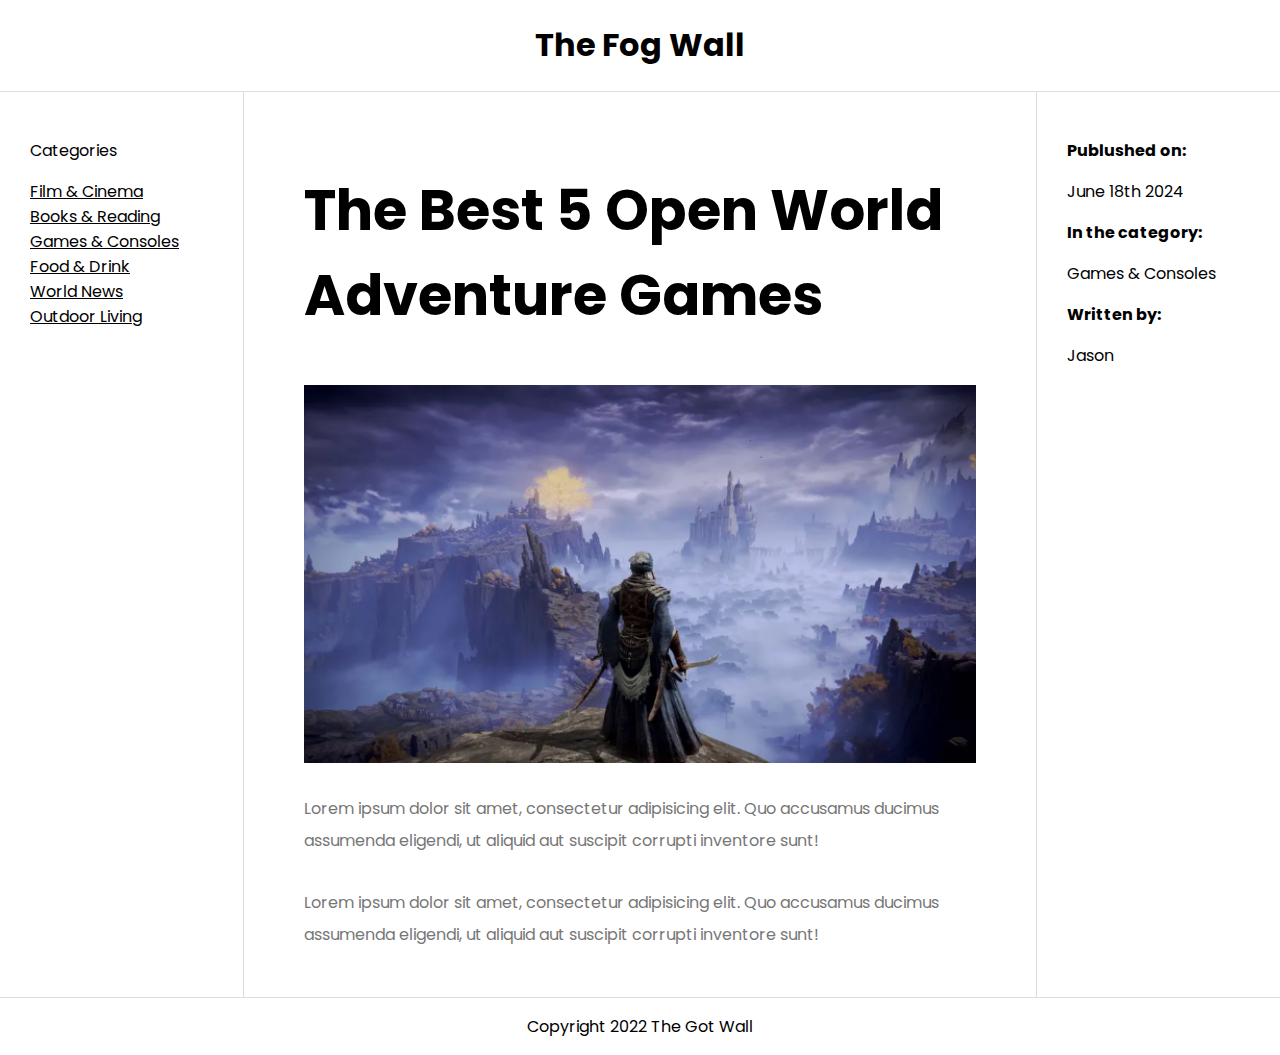
<file: 1 - holy-grail/index.html>
<html lang="en">
  <head>
    <meta charset="UTF-8" />
    <meta http-equiv="X-UA-Compatible" content="IE=edge" />
    <meta name="viewport" content="width=device-width, initial-scale=1.0" />
    <title>Holy Grail Layout</title>
    <link rel="stylesheet" href="styles.css" />
  </head>
  <body>
    <div class="grid-container">
      <header>
        <h1>The Fog Wall</h1>
      </header>
      <nav>
        <p>Categories</p>
        <li>Film & Cinema</li>
        <li>Books & Reading</li>
        <li>Games & Consoles</li>
        <li>Food & Drink</li>
        <li>World News</li>
        <li>Outdoor Living</li>
      </nav>
      <article>
        <h2>The Best 5 Open World Adventure Games</h2>
        <img src="img/banner.png" alt="article banber" />
        <p>
          Lorem ipsum dolor sit amet, consectetur adipisicing elit. Quo
          accusamus ducimus assumenda eligendi, ut aliquid aut suscipit corrupti
          inventore sunt!
        </p>
        <p>
          Lorem ipsum dolor sit amet, consectetur adipisicing elit. Quo
          accusamus ducimus assumenda eligendi, ut aliquid aut suscipit corrupti
          inventore sunt!
        </p>
      </article>
      <aside>
        <ul>
          <li>
            <p><strong>Publushed on:</strong></p>
            <p>June 18th 2024</p>
          </li>
          <li>
            <p><strong>In the category:</strong></p>
            <p>Games & Consoles</p>
          </li>
          <li>
            <p><strong>Written by:</strong></p>
            <p>Jason</p>
          </li>
        </ul>
      </aside>
      <footer>
        <p>Copyright 2022 The Got Wall</p>
      </footer>
    </div>
  </body>
</html>
</file>
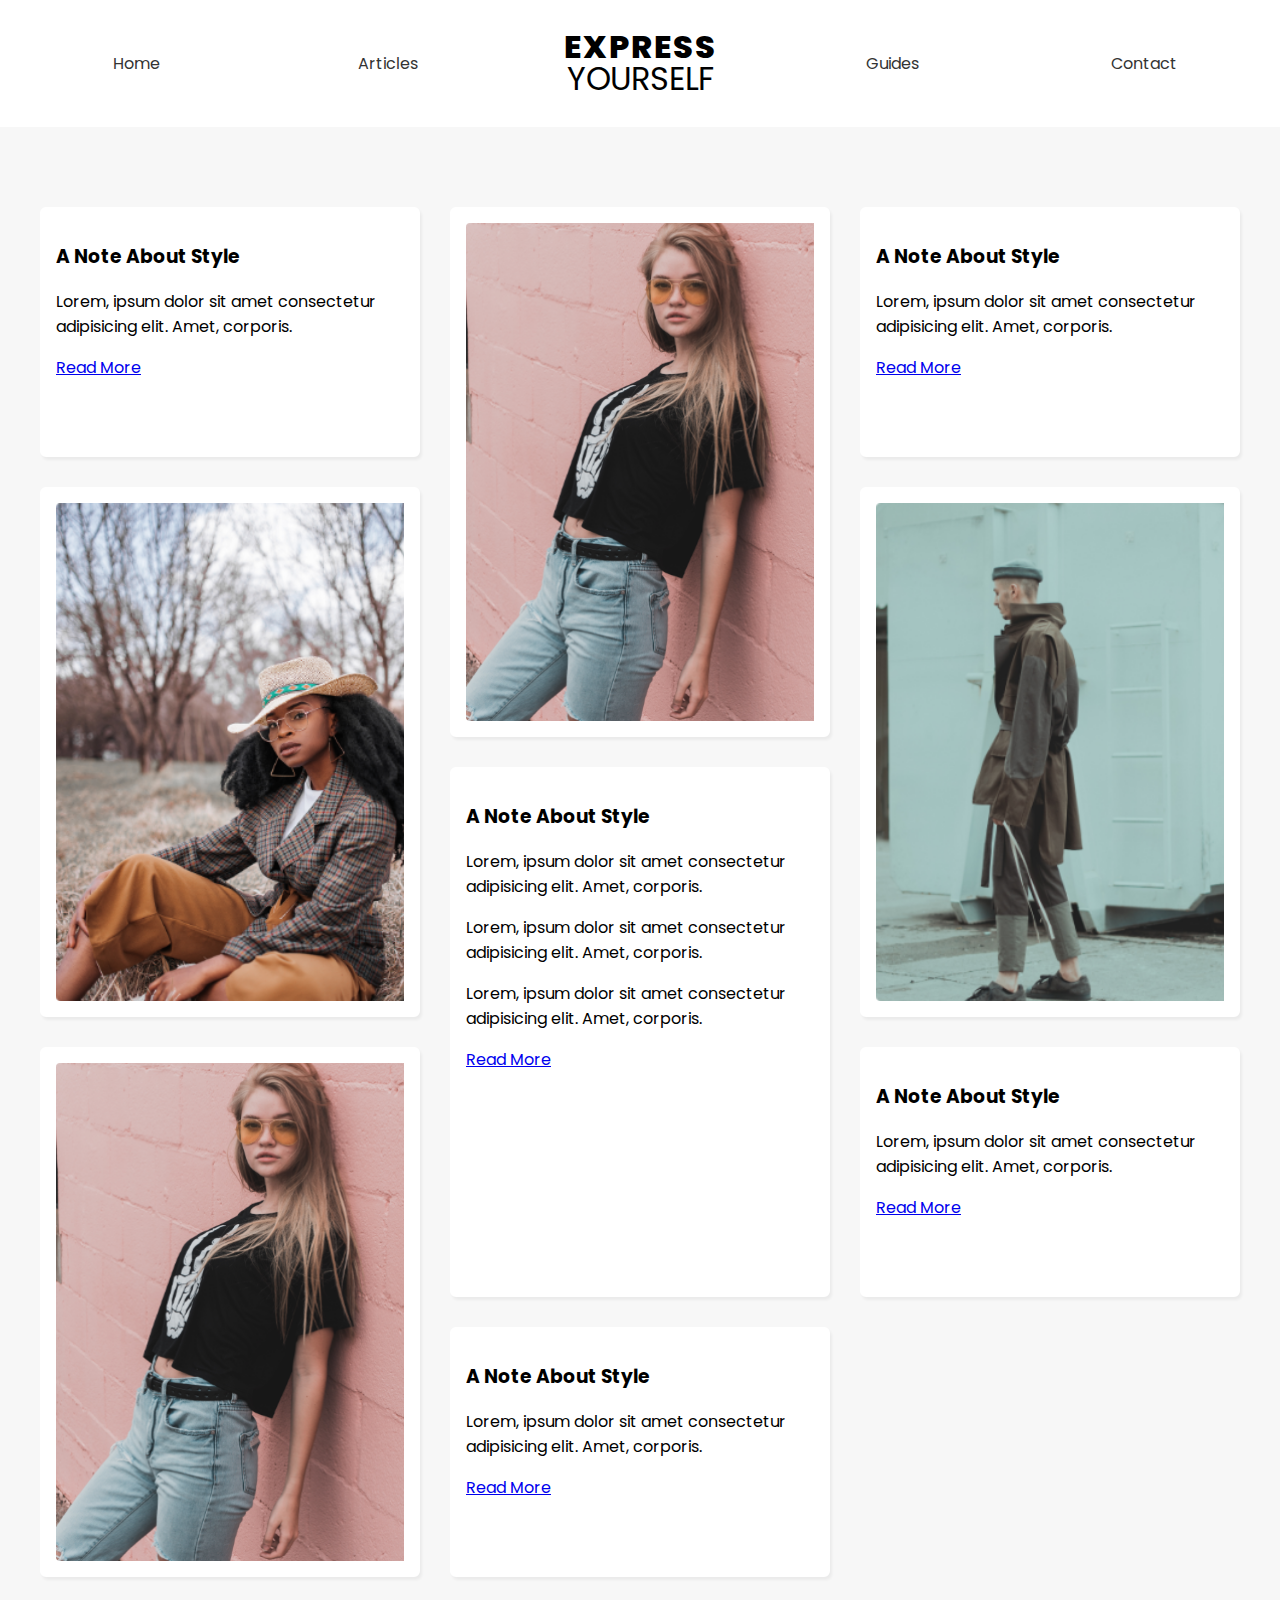
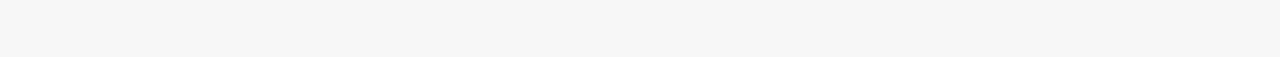
<file: 2 - masonry/index.html>
<!DOCTYPE html>
<html lang="en">
  <head>
    <meta charset="UTF-8" />
    <meta http-equiv="X-UA-Compatible" content="IE=edge" />
    <meta name="viewport" content="width=device-width, initial-scale=1.0" />
    <title>Masonry Style Layout</title>
    <link rel="stylesheet" href="styles.css" />
  </head>
  <body>
    <header>
      <nav>
        <a href="/">Home</a>
        <a href="/">Articles</a>
        <h1>
          <div>Express</div>
          <div>Yourself</div>
        </h1>
        <a href="/">Guides</a>
        <a href="/">Contact</a>
      </nav>
    </header>
    <main>
      <div class="short">
        <h3>A Note About Style</h3>
        <p>
          Lorem, ipsum dolor sit amet consectetur adipisicing elit. Amet,
          corporis.
        </p>
        <a href="/">Read More</a>
      </div>
      <div class="tall">
        <img src="img/1.png" alt="Image 1" />
      </div>
      <div class="short">
        <h3>A Note About Style</h3>
        <p>
          Lorem, ipsum dolor sit amet consectetur adipisicing elit. Amet,
          corporis.
        </p>
        <a href="/">Read More</a>
      </div>
      <div class="tall">
        <img src="img/2.png" alt="Image 2" />
      </div>
      <div class="tall">
        <img src="img/3.png" alt="Image 3" />
      </div>
      <div class="tall">
        <h3>A Note About Style</h3>
        <p>
          Lorem, ipsum dolor sit amet consectetur adipisicing elit. Amet,
          corporis.
        </p>
        <p>
          Lorem, ipsum dolor sit amet consectetur adipisicing elit. Amet,
          corporis.
        </p>
        <p>
          Lorem, ipsum dolor sit amet consectetur adipisicing elit. Amet,
          corporis.
        </p>
        <a href="/">Read More</a>
      </div>
      <div class="tall">
        <img src="img/1.png" alt="Image 1" />
      </div>
      <div class="short">
        <h3>A Note About Style</h3>
        <p>
          Lorem, ipsum dolor sit amet consectetur adipisicing elit. Amet,
          corporis.
        </p>
        <a href="/">Read More</a>
      </div>
      <div class="short">
        <h3>A Note About Style</h3>
        <p>
          Lorem, ipsum dolor sit amet consectetur adipisicing elit. Amet,
          corporis.
        </p>
        <a href="/">Read More</a>
      </div>
    </main>
  </body>
</html>
</file>
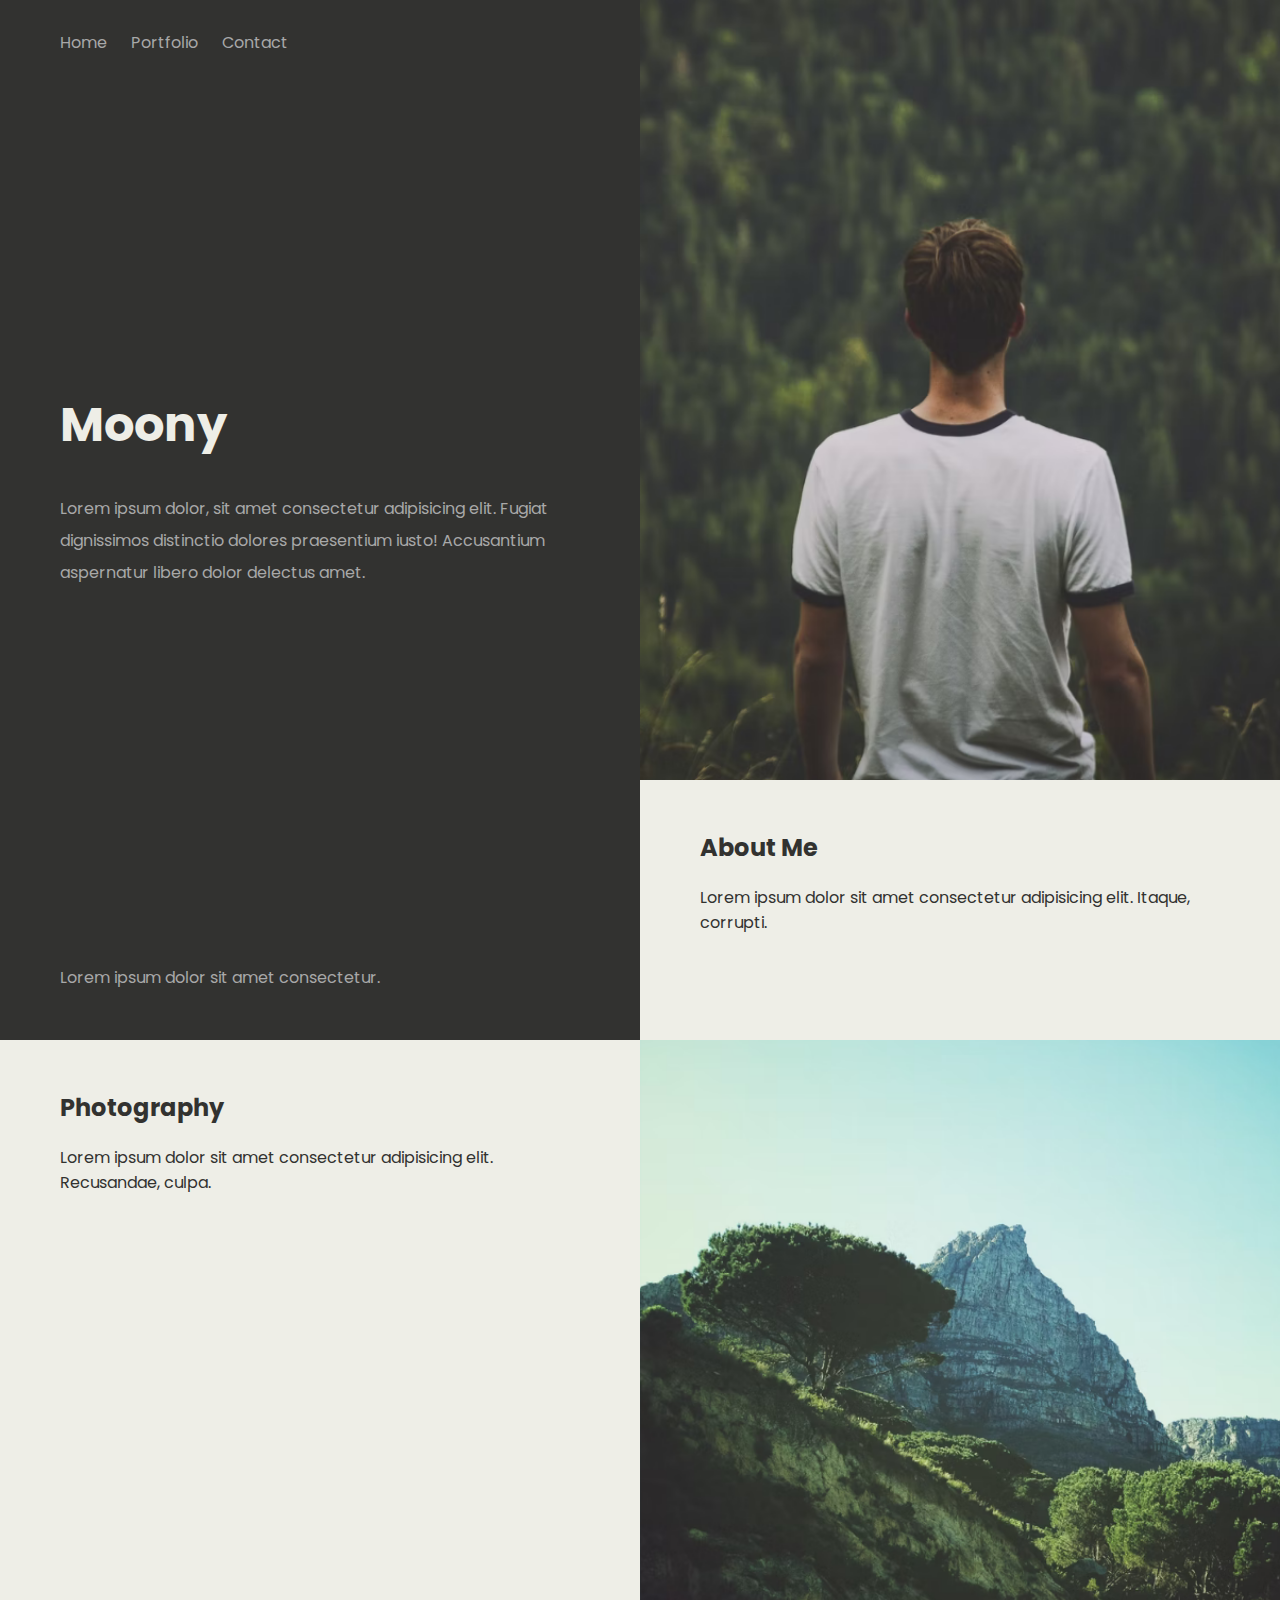
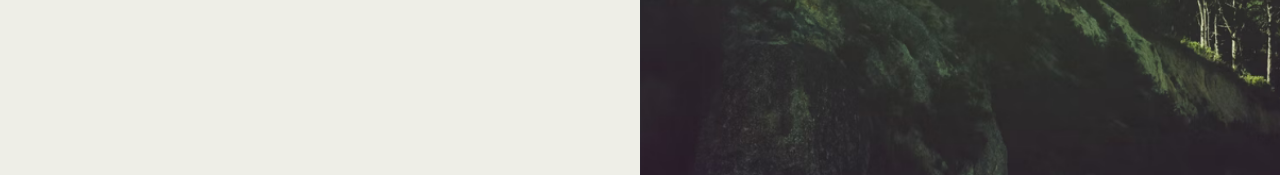
<file: 3 - portfolio/index.html>
<html lang="en">
  <head>
    <meta charset="UTF-8" />
    <meta http-equiv="X-UA-Compatible" content="IE=edge" />
    <meta name="viewport" content="width=device-width, initial-scale=1.0" />
    <title>Portfolio Full-Screen Layout</title>
    <link rel="stylesheet" href="styles.css" />
  </head>
  <body>
    <main>
      <div class="panel welcome">
        <nav>
          <a href="">Home</a>
          <a href="">Portfolio</a>
          <a href="">Contact</a>
        </nav>
        <div>
          <h1>Moony</h1>
          <p>
            Lorem ipsum dolor, sit amet consectetur adipisicing elit. Fugiat
            dignissimos distinctio dolores praesentium iusto! Accusantium
            aspernatur libero dolor delectus amet.
          </p>
        </div>
        <footer>
          <p>Lorem ipsum dolor sit amet consectetur.</p>
        </footer>
      </div>
      <div class="panel about">
        <img src="img/1.png" alt="main pic" />
        <div class="text">
          <h2>About Me</h2>
          <p>
            Lorem ipsum dolor sit amet consectetur adipisicing elit. Itaque,
            corrupti.
          </p>
        </div>
      </div>
      <div class="panel photos">
        <div class="text">
          <h2>Photography</h2>
          <p>
            Lorem ipsum dolor sit amet consectetur adipisicing elit. Recusandae,
            culpa.
          </p>
        </div>
        <img src="img/2.png" alt="landscape pic" />
      </div>
    </main>
  </body>
</html>
</file>
<file: 1 - holy-grail/styles.css>
@import url('https://fonts.googleapis.com/css2?family=Poppins:wght@200;400;500;600;800&family=VT323&display=swap');

body {
  margin: 0;
  font-family: 'Poppins';
}
ul,
li {
  padding: 0;
  list-style-type: none;
}

.grid-container {
  display: grid;
  grid-template-columns: 1fr 3fr 1fr;
  column-gap: 30px;
}

header {
  grid-column: span 3;
  text-align: center;
  border-bottom: 1px solid #ddd;
}

nav {
  padding: 30px;
  border-right: 1px solid #ddd;
}

nav li {
  text-decoration: underline;
}

article {
  padding: 30px;
}

article h2 {
  font-size: 3.5em;
  max-width: 800px;
}

article img {
  width: 100%;
}

article p {
  margin-top: 30px;
  line-height: 2em;
  color: #777;
}

aside {
  padding: 30px;
  border-left: 1px solid #ddd;
}

footer {
  grid-column: span 3;
  text-align: center;
  border-top: 1px solid #ddd;
}

@media screen and (max-width: 1200px) {
  nav {
    grid-column: span 3;
    border-right: 0;
    border-bottom: 1px solid #ddd;
  }
  nav li {
    display: inline-block;
    margin-right: 10px;
  }
  article {
    grid-column: span 2;
  }
  aside {
    padding: 16px;
  }
}

@media screen and (max-width: 980px) {
  nav,
  article,
  aside {
    grid-column: span 3;
  }
  aside {
    border-left: 0;
    border-top: 1px solid #ddd;
  }
  article h2 {
    font-size: 2.5em;
  }
}
</file>
<file: 2 - masonry/styles.css>
@import url('https://fonts.googleapis.com/css2?family=Poppins:wght@200;400;500;600;800&family=VT323&display=swap');

body {
  margin: 0;
  font-family: 'Poppins';
  background: #f7f7f7;
}

header {
  background: #fff;
  padding: 10px;
}

nav {
  max-width: 1400px;
  margin: 0 auto;
  display: grid;
  grid-template-columns: repeat(5, 1fr);
  text-align: center;
  align-items: center;
}

nav a {
  text-decoration: none;
  color: #333;
}

nav h1 {
  text-transform: uppercase;
  line-height: 1em;
}

nav h1 div:first-child {
  font-weight: 800;
  letter-spacing: 1.5px;
}

nav h1 div:last-child {
  font-weight: 400;
}

main {
  max-width: 1200px;
  margin: 60px auto;
  padding: 20px;
  display: grid;
  grid-template-columns: 1fr 1fr 1fr;
  grid-auto-rows: 250px;
  gap: 30px;
}

main div {
  overflow: hidden;
  background: #fff;
  border-radius: 6px;
  border: 16px solid #fff;
  box-shadow: 2px 3px 3px rgba(0, 0, 0, 0.05);
}

main img {
  min-width: 100%;
  height: 100%;
}

main .short {
  grid-row: span 1;
}

main .tall {
  grid-row: span 2;
}

@media screen and (max-width: 960px) {
  main {
    grid-template-columns: 1fr 1fr;
  }
}

@media screen and (max-width: 620px) {
  main {
    grid-template-columns: 1fr;
    max-width: 400px;
    margin: 20px auto;
  }

  nav {
    grid-template-columns: repeat(4, 1fr);
  }

  nav h1 {
    grid-column: 1 / span 4;
    grid-row: 1;
  }
}
</file>
<file: 3 - portfolio/styles.css>
@import url('https://fonts.googleapis.com/css2?family=Poppins:wght@200;400;500;600;800&family=VT323&display=swap');

body {
  margin: 0;
  font-family: 'Poppins';
}

main {
  display: grid;
  grid-template-columns: 1.2fr 1fr 1fr;
  min-height: 100%;
}
.panel {
  display: grid;
  grid-template-columns: 1fr;
}
.panel .text {
  background: #eeeee7;
  color: #323230;
  padding: 30px 60px;
}

/* welcome panel */
.panel.welcome {
  background: #323230;
  padding: 30px 60px;
  grid-auto-rows: 1fr;
}
.panel.welcome nav a {
  color: #a8a8a8;
  text-decoration: none;
  margin-right: 20px;
}
.panel.welcome p {
  color: #a8a8a8;
  max-width: 540px;
  line-height: 2em;
}
.panel.welcome h1 {
  color: #eeeee7;
  font-size: 3em;
}
.panel.welcome footer {
  align-self: end;
}

/* about panel */
.panel.about {
  grid-template-rows: 3fr 1fr;
  overflow: hidden;
}
.panel.about img {
  min-height: 100%;
  min-width: 100%;
}

/* photos panel */
.panel.photos {
  grid-template-rows: 1fr 3fr;
  overflow: hidden;
}
.panel.photos img {
  min-height: 100%;
  min-width: 100%;
}

@media screen and (max-width: 1400px) {
  main {
    grid-template-columns: 1fr 1fr;
  }
  .panel.photos {
    grid-column: span 2;
    grid-template-columns: 1fr 1fr;
    grid-template-rows: 1fr;
  }
}
@media screen and (max-width: 960px) {
  main {
    grid-template-columns: 1fr;
    grid-template-rows: 500px 400px 400px;
  }
  .panel.about {
    grid-column: span 2;
    grid-template-columns: 1fr 1fr;
    grid-template-rows: 1fr;
  }
  .panel img {
    width: 100%;
  }
}
@media screen and (max-width: 680px) {
  main {
    grid-template-rows: 700px 600px 600px;
  }
  .panel.about,
  .panel.photos {
    grid-column: span 1;
    grid-template-columns: 1fr;
    grid-template-rows: 1fr 1fr;
    border-bottom: 1px solid #dcdcd0;
  }

  .panel img {
    width: 100%;
  }
}
</file>
